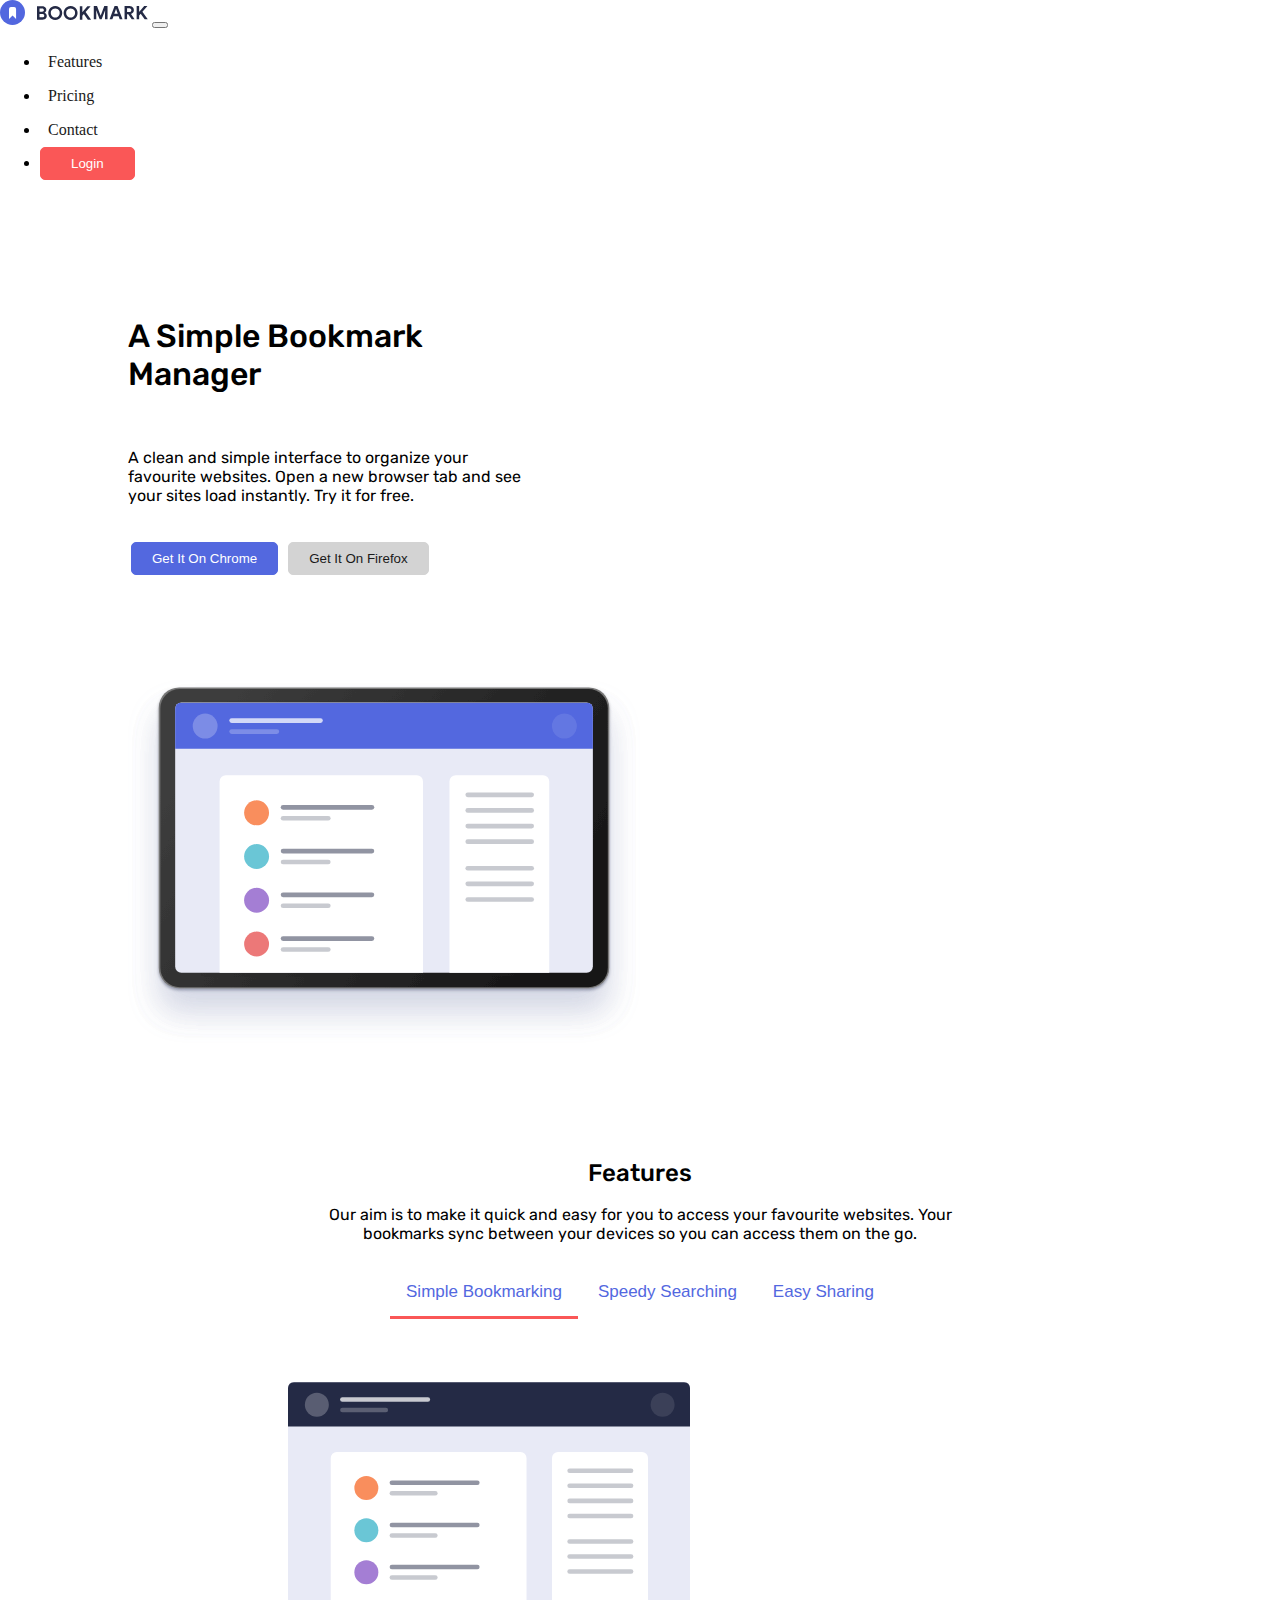
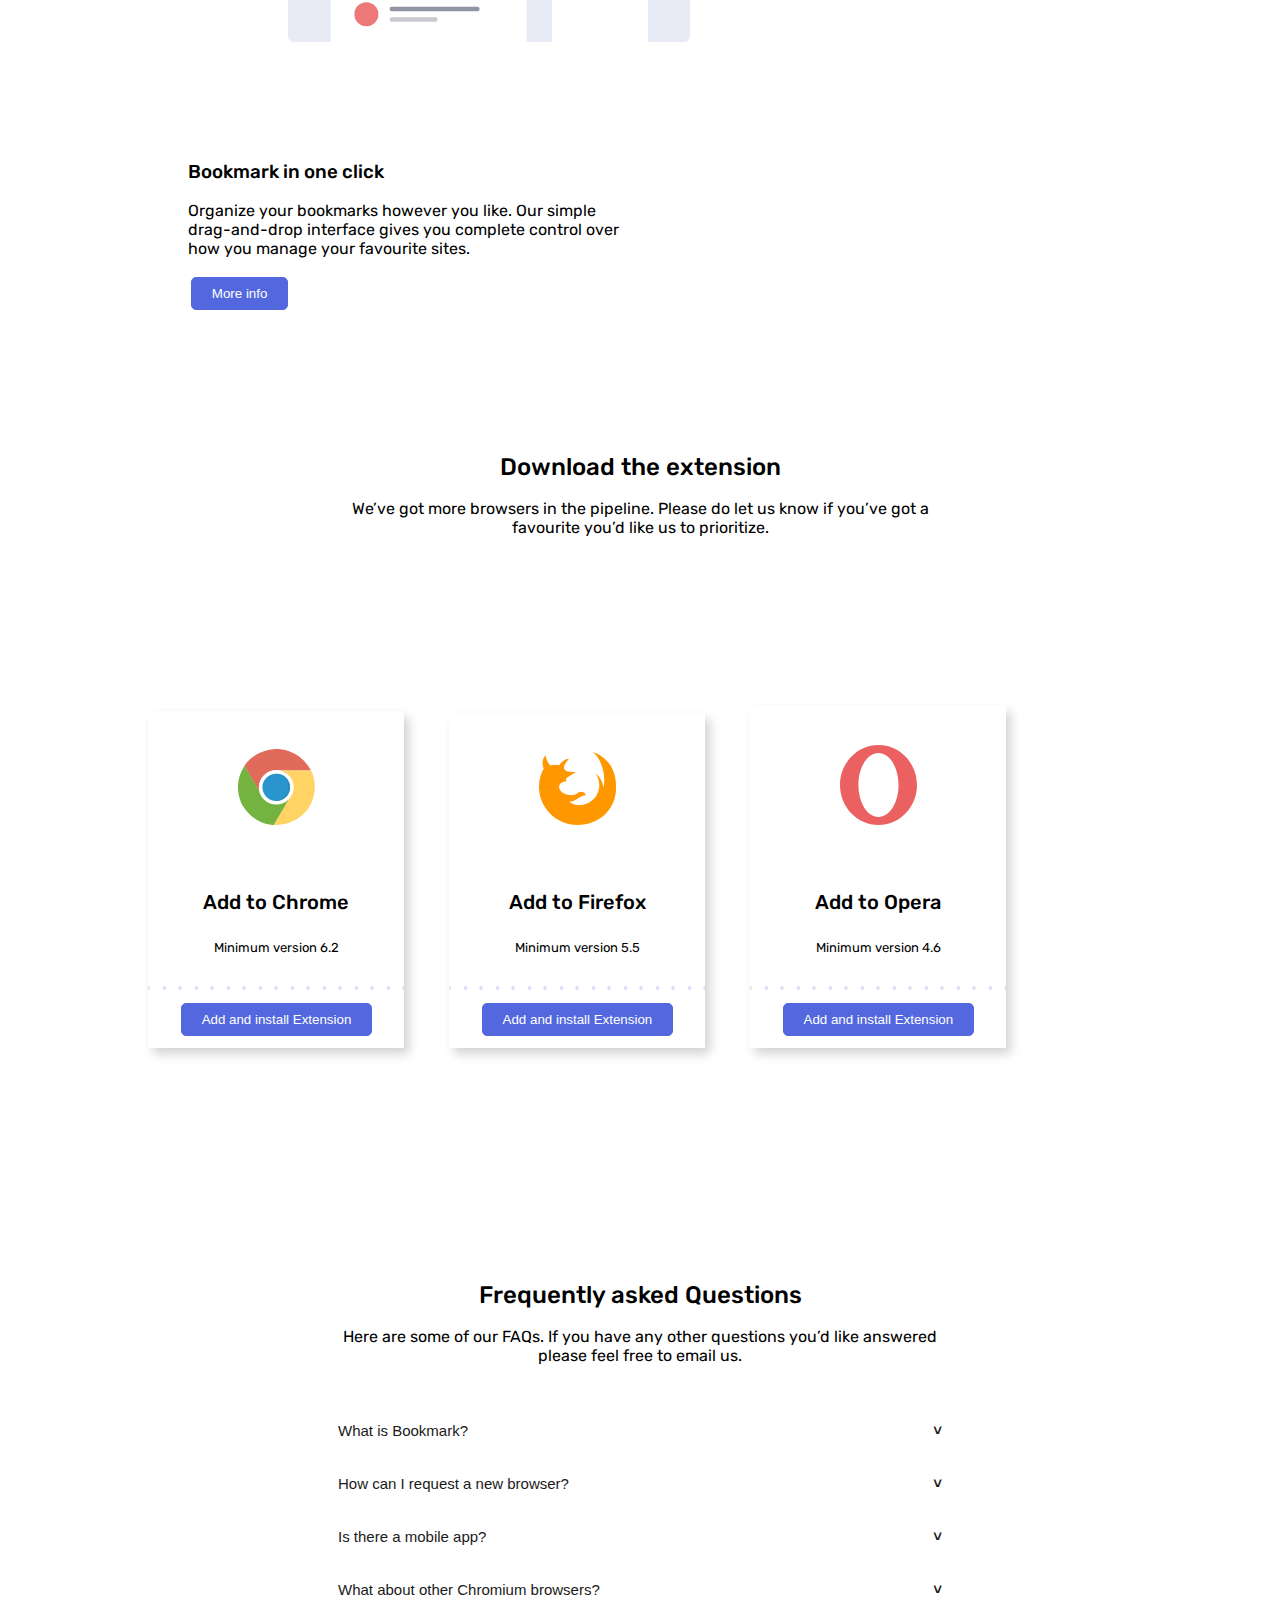
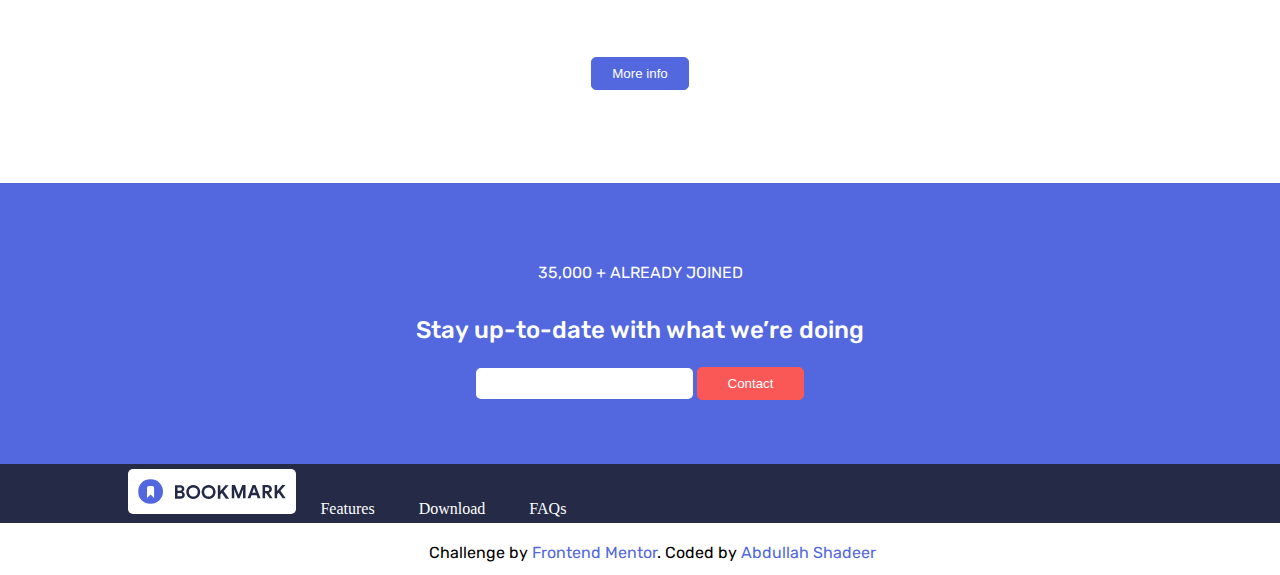
<file: bookmark landing page/index.html>
<!DOCTYPE html lang="en">
<head>
  <meta charset="UTF-8">
  <meta http-equiv="X-UA-Compatible" content="IE=edge">
  <meta name="viewport" content="width=device-width, initial-scale=1.0">
  <title>Bookmark landing page</title>

  <!--google fonts-->
  <link rel="preconnect" href="https://fonts.googleapis.com">
  <link rel="preconnect" href="https://fonts.gstatic.com" crossorigin>
  <link href="https://fonts.googleapis.com/css2?family=Rubik:wght@400;500&display=swap" rel="stylesheet">

  <!--font awesome icons-->
  <link rel="stylesheet" href="https://use.fontawesome.com/releases/v5.15.4/css/all.css" integrity="sha384-DyZ88mC6Up2uqS4h/KRgHuoeGwBcD4Ng9SiP4dIRy0EXTlnuz47vAwmeGwVChigm" crossorigin="anonymous">
  
  <!-- Bootstrap CSS -->
  <link href="https://cdn.jsdelivr.net/npm/bootstrap@5.0.2/dist/css/bootstrap.min.css" rel="stylesheet" integrity="sha384-EVSTQN3/azprG1Anm3QDgpJLIm9Nao0Yz1ztcQTwFspd3yD65VohhpuuCOmLASjC" crossorigin="anonymous"/>
  <!--local css-->
  <link rel="stylesheet" href="css/style.css" />

</head>


<body>

  <!-- **********************  navbar and logo*************************** -->
  <nav class="navbar navbar-expand-lg navbar-light">
    <div class="container fluid">

      <img class="navbar-brand" src="images/logo-bookmark.svg" alt="logo">

      <!--- *********** navbar togler button ************** -->
      <button class="navbar-toggler" data-bs-toggle="collapse" data-bs-target="#menu" aria-controls="menu" aria-expanded="false" aria-label="Toggle navigation">
        <span class="navbar-toggler-icon"></span>
      </button>

      <!--- *********** navbar items ************** -->
      <div class="collapse navbar-collapse" id="menu">
        <ul class="navbar-nav ms-auto">
          <li class="nav-item px-4">
            <a class="my-nav-link" href="#">Features</a>
          </li>
          <li class="nav-item px-4">
            <a class="my-nav-link" href="#">Pricing</a>
          </li>
          <li class="nav-item px-4">
            <a class="my-nav-link" href="#">Contact</a>
          </li>
          <li class="nav-item px-4">
              <button class="btn-red"> Login </button>
          </li>
        </ul>
      </div>
    </div>
  </nav>

  <!--************************************************* header section **************************************-->
  <section id="header">
  <div class="col-container">
  <div class="row">
    <div class="my-col">
      <h1 class="header-txt header-h1">A Simple Bookmark Manager</h1>
      <br>
      <p class="header-txt">A clean and simple interface to organize your favourite websites. Open a new 
        browser tab and see your sites load instantly. Try it for free.</p>
      <br>
      <button class="my-btn-dark"> Get It On Chrome </button>
      <button class="my-btn-light"> Get It On Firefox </button>
    </div>

    <div class="my-col">
      <img class="my-svg" src="images/illustration-hero.svg" alt="">
    </div>
  </div>
  </div>
</section>

  <!--************************************************** middle section **********************************************-->
  <section id="features">
    <h2 class="features-txt">Features</h2>
    <br>
    <p class="features-txt">Our aim is to make it quick and easy for you to access your favourite websites. 
      Your bookmarks sync between your devices so you can access them on the go.
    </p>

    <div class="tab">
      <button class="tablinks" onclick="openFeature(event, 'Simple-Bookmarking')" id="defaultOpen">Simple Bookmarking</button>
      <button class="tablinks" onclick="openFeature(event, 'Speedy-Searching')">Speedy Searching</button>
      <button class="tablinks" onclick="openFeature(event, 'Easy-Sharing')">Easy Sharing</button>
    </div>
    


    <!-- ******** tab one ********* -->

    <div id="Simple-Bookmarking" class="tabcontent">
      <div class="col-container-tab">
      <div class="row">

        <div class="my-col my-col-tab">
          <img class="my-svg-tab" src="images/illustration-features-tab-1.svg" alt="">
        </div>

        <div class="my-col my-col-tab">
          <h3 class="tab-txt">Bookmark in one click</h3>
          <p class="tab-txt">Organize your bookmarks however you like. Our simple drag-and-drop interface 
            gives you complete control over how you manage your favourite sites.
          </p>
        <button class="my-btn-dark"> More info </button>
        </div>

      </div>
    </div>
    </div>
    


    <!--******** tab two *********-->

    <div id="Speedy-Searching" class="tabcontent">
      <div class="col-container-tab">
      <div class="row">

        <div class="my-col my-col-tab">
          <img class="my-svg-tab" src="images/illustration-features-tab-2.svg" alt="">
        </div>

        <div class="my-col my-col-tab">
          <h3 class="tab-txt">Intelligent search</h3>
          <p class="tab-txt">Our powerful search feature will help you find saved sites in no time at all. 
            No need to trawl through all of your bookmarks.
          </p>
        <button class="my-btn-dark"> More info </button>
        </div>
      </div>
      </div> 
    </div>
    


    <!--******* tab three ***********-->

    <div id="Easy-Sharing" class="tabcontent">
      <div class="col-container-tab">
      <div class="row">

        <div class="my-col my-col-tab">
          <img class="my-svg-tab" src="images/illustration-features-tab-3.svg" alt="">
        </div>

        <div class="my-col my-col-tab">
          <h3 class="tab-txt">Share your bookmarks</h3>
          <p class="tab-txt">Easily share your bookmarks and collections with others. Create a shareable 
            link that you can send at the click of a button.
          </p>
        <button class="my-btn-dark"> More info </button>
        </div>
      </div>
      </div>
    </div>

    <!--****** javascript for the tab ******-->
    <script>
      function openFeature(evt, featureName) {
        var i, tabcontent, tablinks;
        tabcontent = document.getElementsByClassName("tabcontent");
        for (i = 0; i < tabcontent.length; i++) {
          tabcontent[i].style.display = "none";
        }
        tablinks = document.getElementsByClassName("tablinks");
        for (i = 0; i < tablinks.length; i++) {
          tablinks[i].className = tablinks[i].className.replace(" active", "");
        }
        document.getElementById(featureName).style.display = "block";
        evt.currentTarget.className += " active";
      }
      document.getElementById("defaultOpen").click();
      </script>

  </section>


  <!--*********************************************** bottom section ***************************************-->

  <section id="download">

    <h2 class="features-txt">  Download the extension </h2>
    <br>
    <p class="features-txt">We’ve got more browsers in the pipeline. Please do let us know if you’ve 
      got a favourite you’d like us to prioritize.
    </p>

    <div class="row cart-container justify-content-center">
      <div class="cart Chrome">
        <img class="my-svg-dwnld" src="images/logo-chrome.svg" alt="">
        <br>
        <h4>Add to Chrome</h4>
        <p>Minimum version 6.2</p>
        <br>
        <img class="my-svg" src="images/bg-dots.svg" alt="">
        <button class="my-btn-dark my-btn-block">
          Add and install Extension
        </button>
      </div>

      <div class="cart firefox">
        <img class="my-svg-dwnld" src="images/logo-firefox.svg" alt="">
        <br>
        <h4>Add to Firefox</h4>
        <p>Minimum version 5.5</p>
        <br>
        <img class="my-svg" src="images/bg-dots.svg" alt="">
        <button class="my-btn-dark my-btn-block">
          Add and install Extension
        </button>
      </div>
      
      <div class="cart opera">
        <img class="my-svg-dwnld" src="images/logo-opera.svg" alt="">
        <br>
        <h4>Add to Opera</h4>
        <p>Minimum version 4.6</p>
        <br>
        <img class="my-svg" src="images/bg-dots.svg" alt="">
        <button class="my-btn-dark my-btn-block">
          Add and install Extension
        </button>
      </div>
    </div>

    </section>



  <!--************************************************ FAQ section ********************************************-->
  <section id="faq">
    <h2 class="features-txt"> Frequently asked Questions </h2>
    <br>
    <p class="features-txt">Here are some of our FAQs. If you have any other questions you’d like 
      answered please feel free to email us.
    </p>


  <!--******** faq vertical tabs**********-->
<div class="faq-container">
  <!--******** question 1 *******-->
  <button class="accordion">What is Bookmark?</button>
    <div class="panel">
      <p>Lorem ipsum dolor sit amet, consectetur adipiscing elit. Fusce tincidunt 
        justo eget ultricies fringilla. Phasellus blandit ipsum quis quam ornare mattis.</p>
    </div>

<!--******** question 2 *******-->
  <button class="accordion">How can I request a new browser?</button>
    <div class="panel">
      <p>Vivamus luctus eros aliquet convallis ultricies. Mauris augue massa, ultricies non ligula. 
        Suspendisse imperdiet. Vivamus luctus eros aliquet convallis ultricies. Mauris augue massa, 
        ultricies non ligula. Suspendisse imperdie tVivamus luctus eros aliquet convallis ultricies. 
        Mauris augue massa, ultricies non ligula. Suspendisse imperdiet.</p>
    </div>

<!--******** question 3 *******-->
  <button class="accordion">Is there a mobile app?</button>
    <div class="panel">
      <p> Sed consectetur quam id neque fermentum accumsan. Praesent luctus vestibulum dolor, ut condimentum 
          urna vulputate eget. Cras in ligula quis est pharetra mattis sit amet pharetra purus. Sed 
          sollicitudin ex et ultricies bibendum.</p>
    </div>

<!--******** question 4 *******-->
  <button class="accordion"> What about other Chromium browsers?</button>
    <div class="panel">
      <p> Integer condimentum ipsum id imperdiet finibus. Vivamus in placerat mi, at euismod 
          dui. Aliquam vitae neque eget nisl gravida pellentesque non ut velit.</p>
    </div>
</div>
<button class="my-btn-dark"> More info </button>

<!--******* java script for faq ***********-->
<script>
var acc = document.getElementsByClassName("accordion");
var i;

for (i = 0; i < acc.length; i++) {
  acc[i].addEventListener("click", function() {
    this.classList.toggle("active");
    var panel = this.nextElementSibling;
    if (panel.style.maxHeight) {
      panel.style.maxHeight = null;
    } else {
      panel.style.maxHeight = panel.scrollHeight + "px";
    } 
  });
}
</script>
</section>


<!--********************************************************* footer section ************************************* -->
<section id="footer">
  <p> 35,000 + ALREADY JOINED</p>
  <br>
  <h2>Stay up-to-date with what we’re doing</h2>
  <input type="email" name="email" id="email">
  <button class="btn-red"> Contact </button>
</section>

<!--********** footer links *************-->
<div id="footer-link-container">
  <div class="link-container">
      <img class="bottom-logo" src="images/logo-bookmark.svg" alt="">
      <a href="#features"> Features </a>
      <a href="#download"> Download </a>
      <a href="#faq"> FAQs </a>
  </div>
  <div class="icon-container">
    <a href="#"> <i class="fab fa-facebook-f social-icon"> </i> </a>
    <a href="#"> <i class="fab fa-twitter social-icon"> </i> </a>
</div>      
</div>

<!--********** copyright and attribution ***********-->
<div id="attribution">
<p class="attribution">
  Challenge by <a href="https://www.frontendmentor.io?ref=challenge" target="_blank">Frontend Mentor</a>. 
  Coded by <a href="#">Abdullah Shadeer</a>
</p>
</div>

<!-- Option 1: Bootstrap Bundle with Popper -->
<script src="https://cdn.jsdelivr.net/npm/bootstrap@5.0.2/dist/js/bootstrap.bundle.min.js"
integrity="sha384-MrcW6ZMFYlzcLA8Nl+NtUVF0sA7MsXsP1UyJoMp4YLEuNSfAP+JcXn/tWtIaxVXM"
crossorigin="anonymous">
</script>

</body>
</html>
</file>
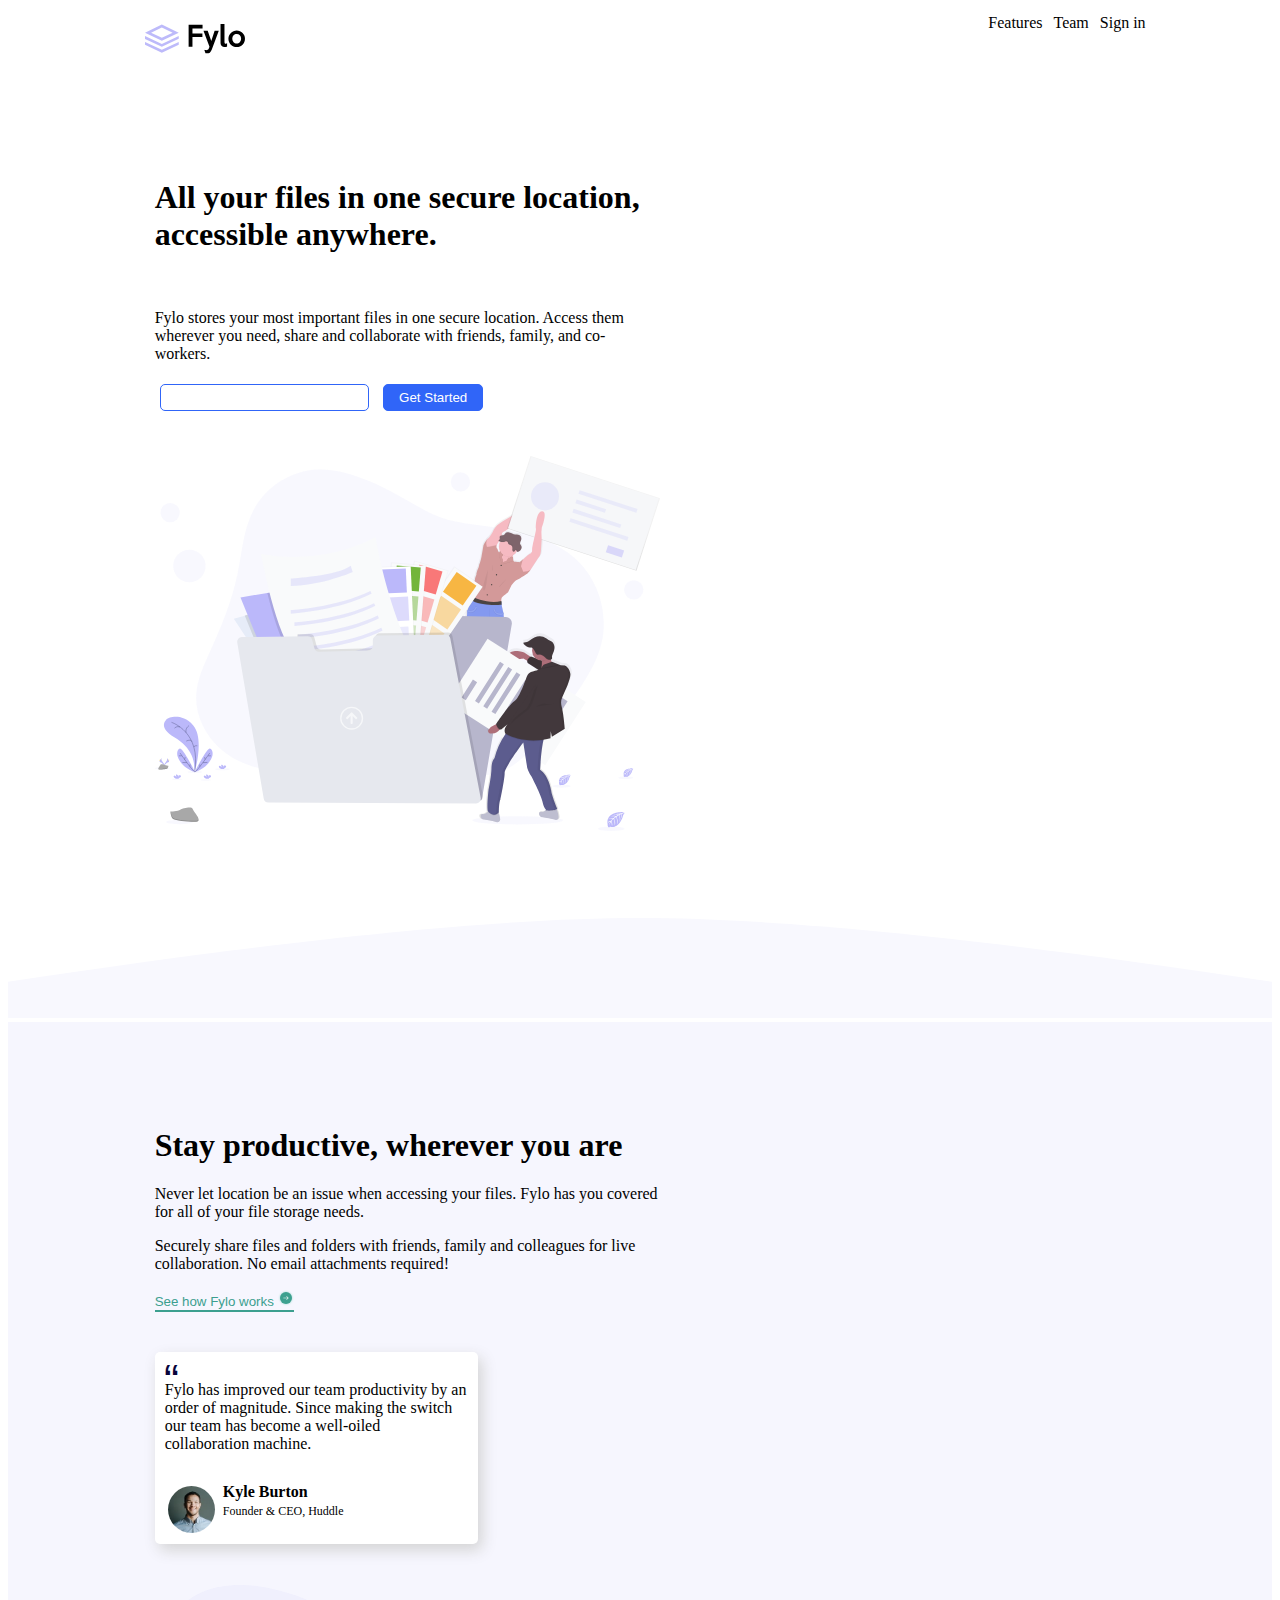
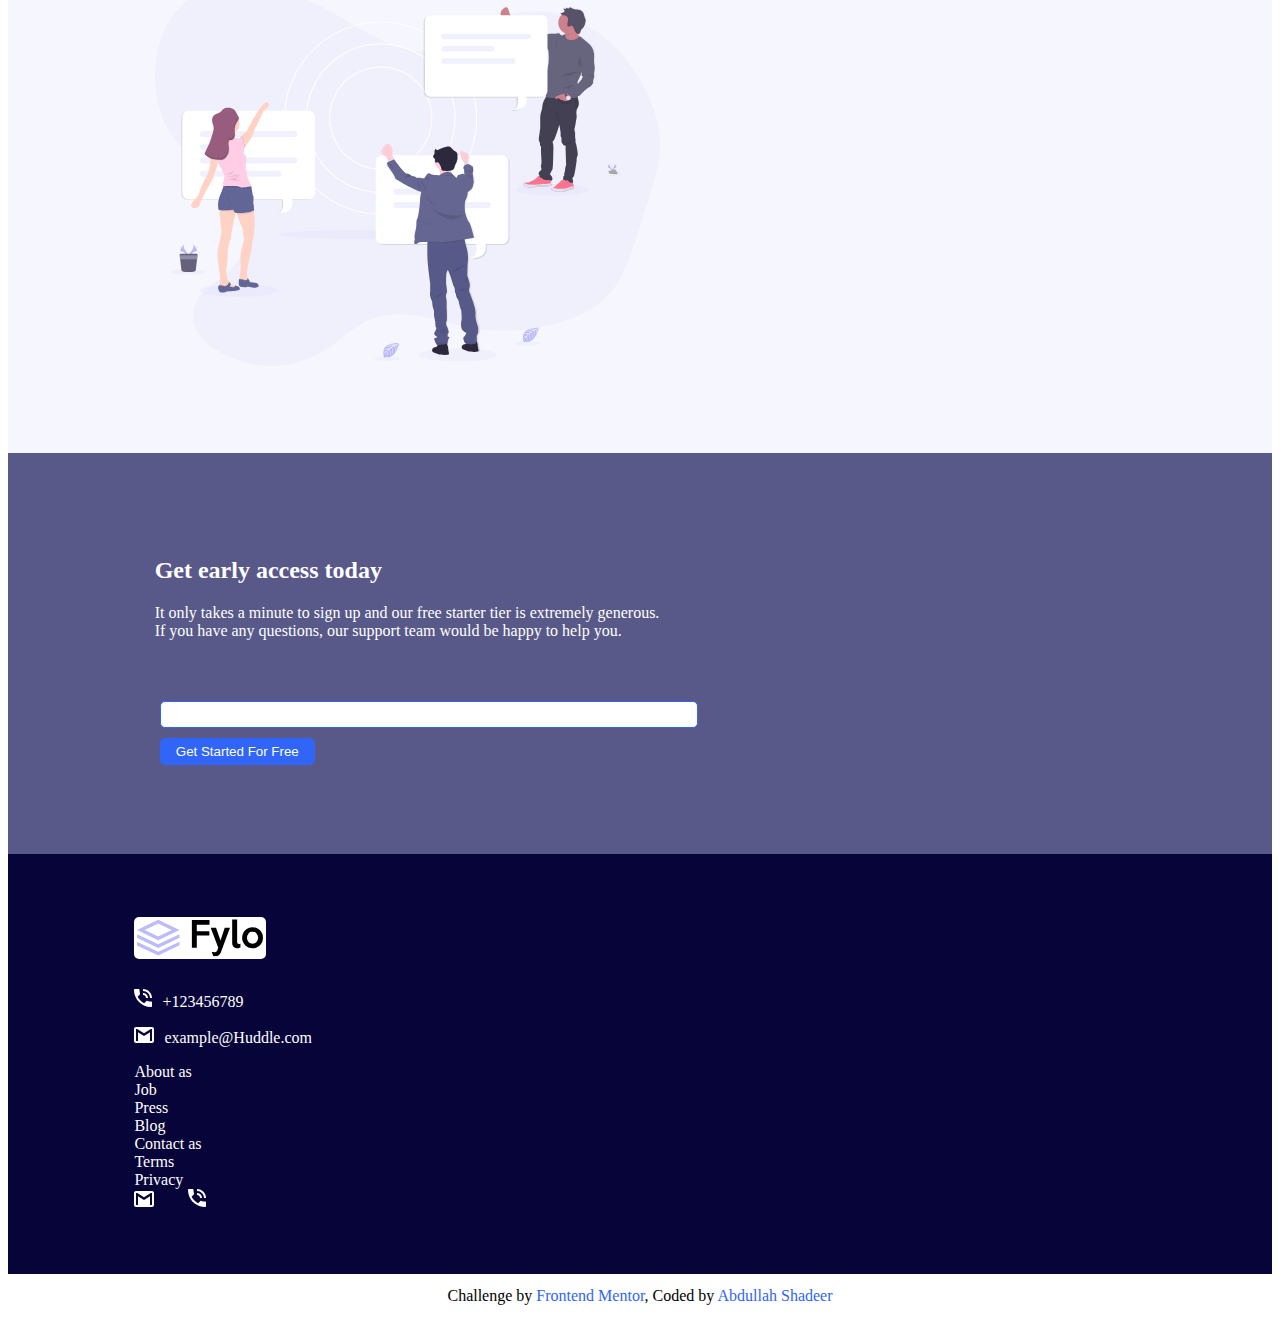
<file: flyo landing page/index.html>
<!DOCTYPE html>
<html lang="en">
<head>
  <meta charset="UTF-8"> 
  <meta name="viewport" content="width=device-width, initial-scale=1.0"> 

  <link rel="icon" type="image/png" sizes="32x32" href="./images/favicon-32x32.png">
  <title>Fylo landing page with two column layout</title>

    <!-- Bootstrap CSS -->
    <link href="https://cdn.jsdelivr.net/npm/bootstrap@5.0.2/dist/css/bootstrap.min.css" rel="stylesheet" integrity="sha384-EVSTQN3/azprG1Anm3QDgpJLIm9Nao0Yz1ztcQTwFspd3yD65VohhpuuCOmLASjC" crossorigin="anonymous"/>
    <!--local css-->
    <link rel="stylesheet" href="css/style.css" />

</head>

<body>
  <!--************************************************** navigation manu *******************************************************-->
<section id="nav">
  <div class="my-navbar">
    <img class="logo" src="images/logo.svg" alt="">
    <div class="link-container">
      <a class="my-nav-link" href=""> Features</a>
      <a class="my-nav-link" href=""> Team</a>
      <a class="my-nav-link" href=""> Sign in</a>
    </div>
    </div>
</section>

<!--*************************** hero section ***************************-->
<section id="hero">
  <div class="row row-hero">
    <div class="my-col">
      <h1>All your files in one secure location, accessible anywhere.</h1>
      <br>
      <p>Fylo stores your most important files in one secure location. 
        Access them wherever you need, share and collaborate with friends, 
        family, and co-workers.</p>
      <input type="email" name="email" id="email">
      <button class="my-btn-primary">Get Started</button>
    </div>

    <div class="my-col">
      <img class="my-svg" src="images/illustration-1.svg" alt="">
    </div>
  </div>
</section>


<!--************************* testimonials *******************************-->
<img class="my-svg" src="images/bg-curve-desktop.svg" alt="">
<section id="testimonials">
  <div class="row">
    <div class="my-col">
      <h1>Stay productive, wherever you are</h1>
      <p>Never let location be an issue when accessing your files. Fylo has you 
        covered for all of your file storage needs.</p>
      <p>Securely share files and folders with friends, family and colleagues for 
        live collaboration. No email attachments required!</p>
      <button class="my-btn-custom1"> See how Fylo works <span><img src="images/icon-arrow.svg" alt=""></span></button>
      
      <div class="testimonial-cart">
        <img src="images/icon-quotes.svg" alt="">
        <p>Fylo has improved our team productivity by an order of magnitude. Since 
          making the switch our team has become a well-oiled collaboration machine.</p>
          <div id="profile">
            <img id="avatar" src="images/avatar-testimonial.jpg" alt="">
            <P><B>Kyle Burton</B> <br> <span class="mini-title"> Founder & CEO, Huddle </span> </P>
          </div>
      </div>
    </div>

    <div class="my-col">
      <img class="my-svg" src="images/illustration-2.svg" alt="">
    </div>
  </div>
</section>


<!--************************* cta section **************************-->
<section id="cta">
<div class="row">
  <div class="my-col">
    <h2> Get early access today</h2>
    <p>It only takes a minute to sign up and our free starter tier is extremely generous. 
      If you have any questions, our support team would be happy to help you.</p>
  </div>

  <div class="my-col">
    <input type="email" name="email" id="email-block">
    <button class="my-btn-primary">Get Started For Free</button>
  </div>
</div>
</section>


<!--************************** footer section *************************-->
<section id="footer">
  <div class="row">
    <div class="my-col-custom">
      <img class="footer-logo" src="images/logo.svg" alt="">
      <p><span class="icon"><img src="images/icon-phone.svg" alt=""></span>+123456789</p>
      <p><span class="icon"><img src="images/icon-email.svg" alt=""></span>example@Huddle.com</p>
    </div>

    <div class="my-col-custom">
      <a href="">About as</a>
      <a href="">Job</a>
      <a href="">Press</a>
      <a href="">Blog</a>
    </div>

    <div class="my-col-custom">
      <a href="">Contact as</a>
      <a href="">Terms</a>
      <a href="">Privacy</a>
    </div>

    <div class="my-col-custom">
      <img src="images/icon-email.svg" alt="">
      <img class="social" src="images/icon-phone.svg" alt="">
    </div>
  </div>
</section>


<!--************************** copyright section *************************-->
  <section id="attribution">
    <p class="attribution">
      Challenge by <a href="https://www.frontendmentor.io?ref=challenge" target="_blank">Frontend Mentor</a>, 
      Coded by <a href="#">Abdullah Shadeer</a>
    </p>
  </section>

<!-- Option 1: Bootstrap Bundle with Popper -->
<script src="https://cdn.jsdelivr.net/npm/bootstrap@5.0.2/dist/js/bootstrap.bundle.min.js"
integrity="sha384-MrcW6ZMFYlzcLA8Nl+NtUVF0sA7MsXsP1UyJoMp4YLEuNSfAP+JcXn/tWtIaxVXM"
crossorigin="anonymous">
</script>
</body>
</html>
</file>
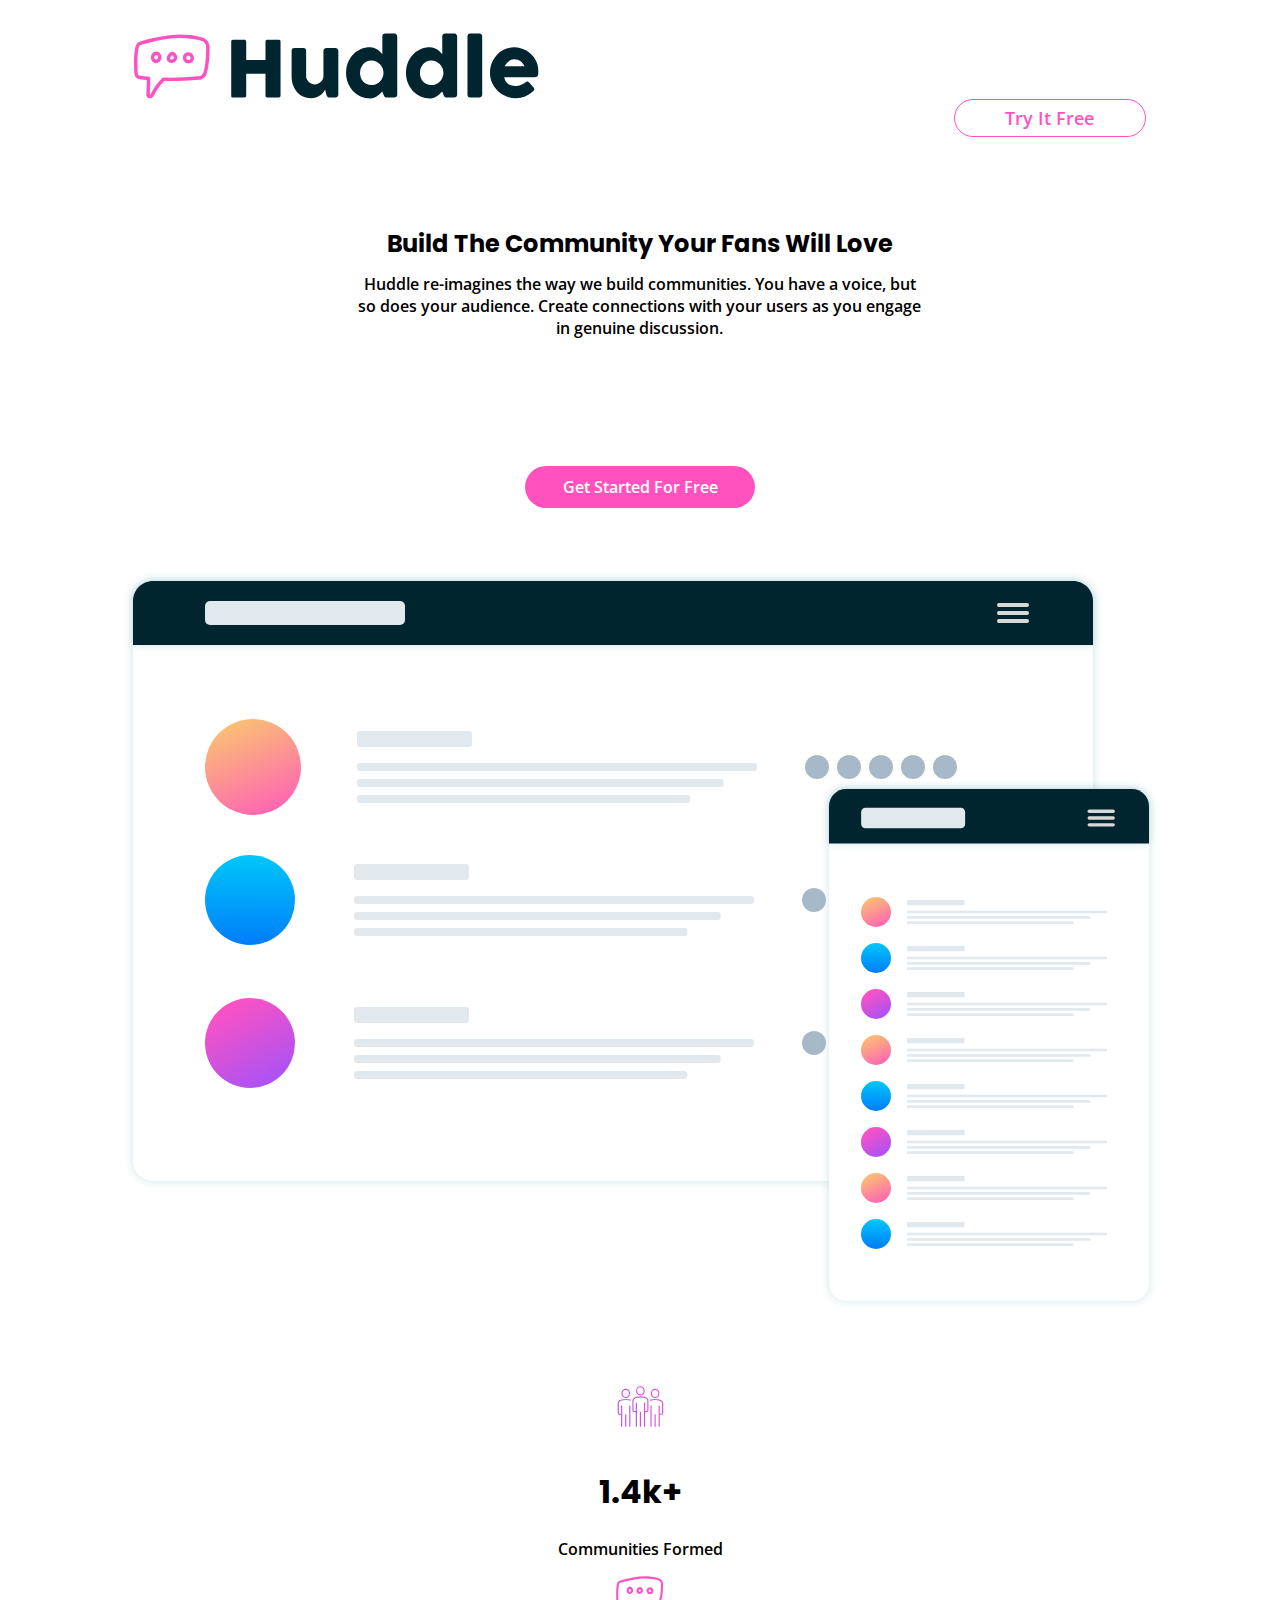
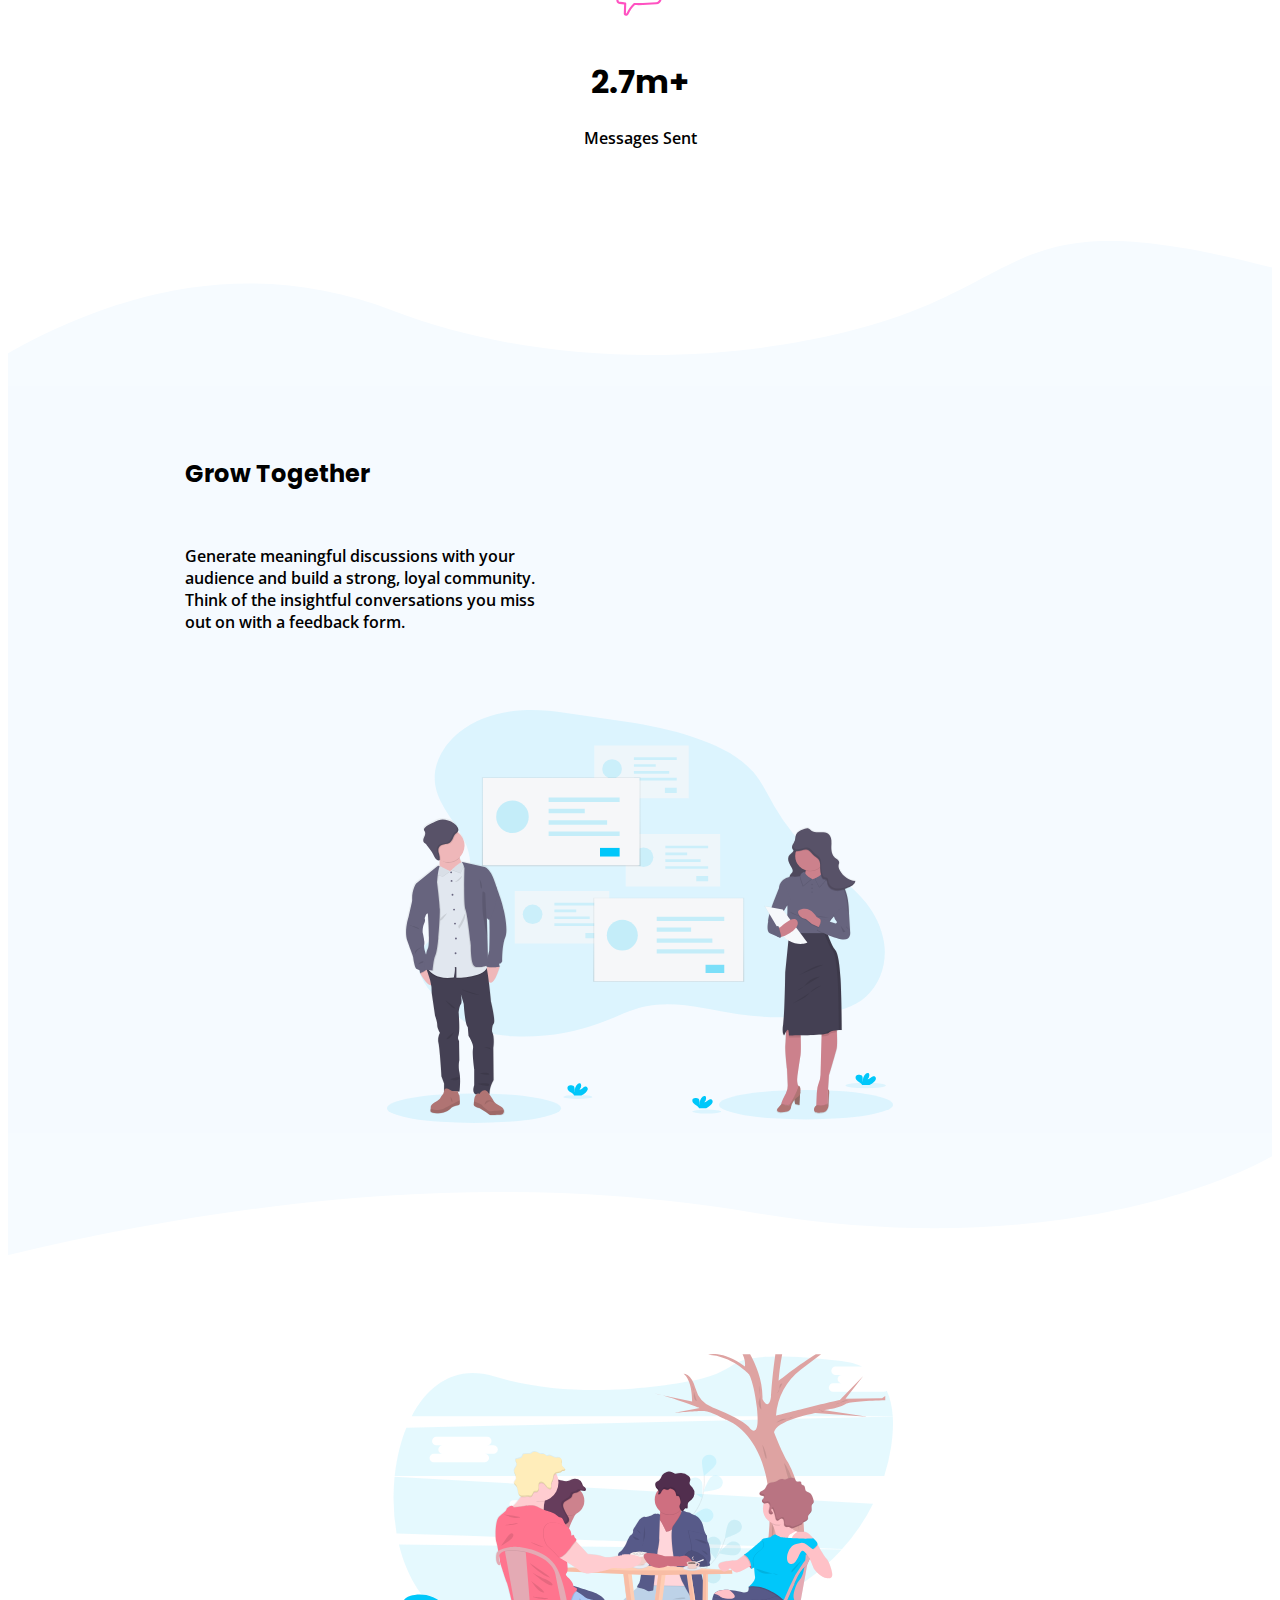
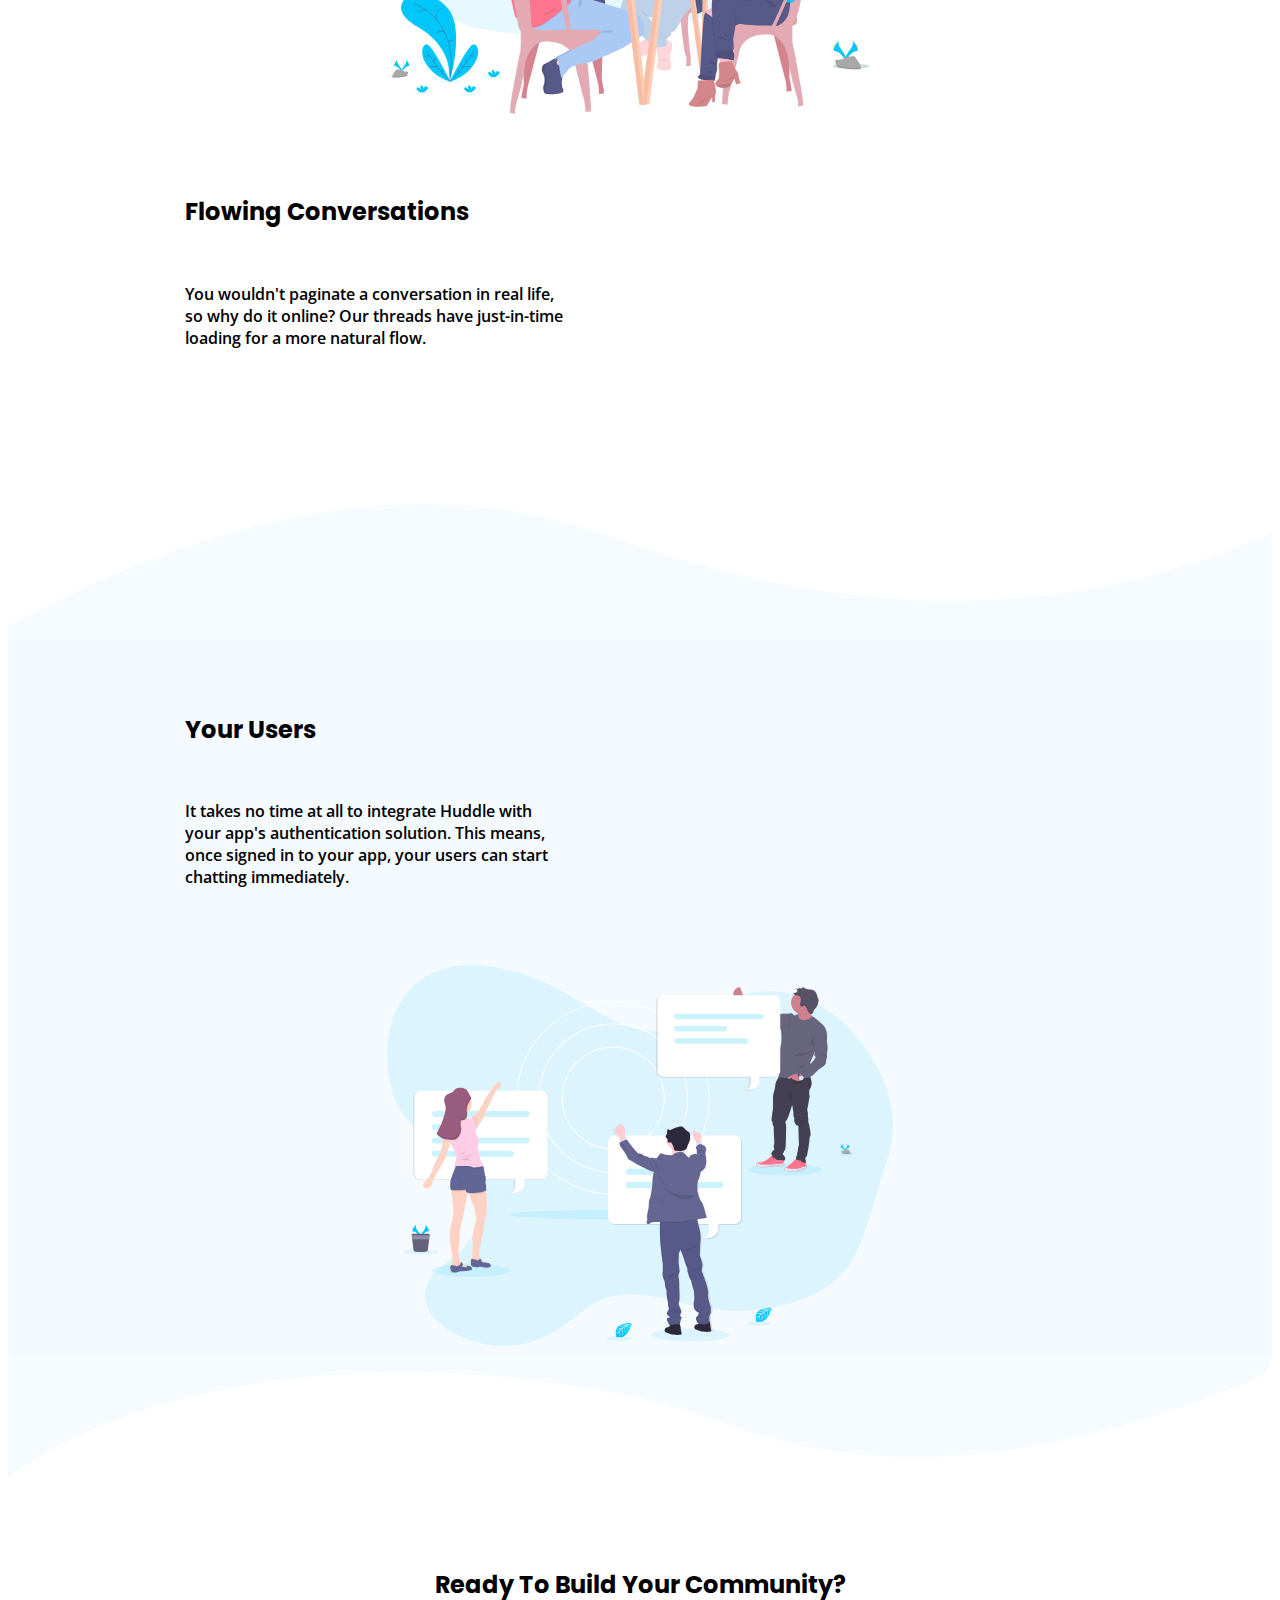
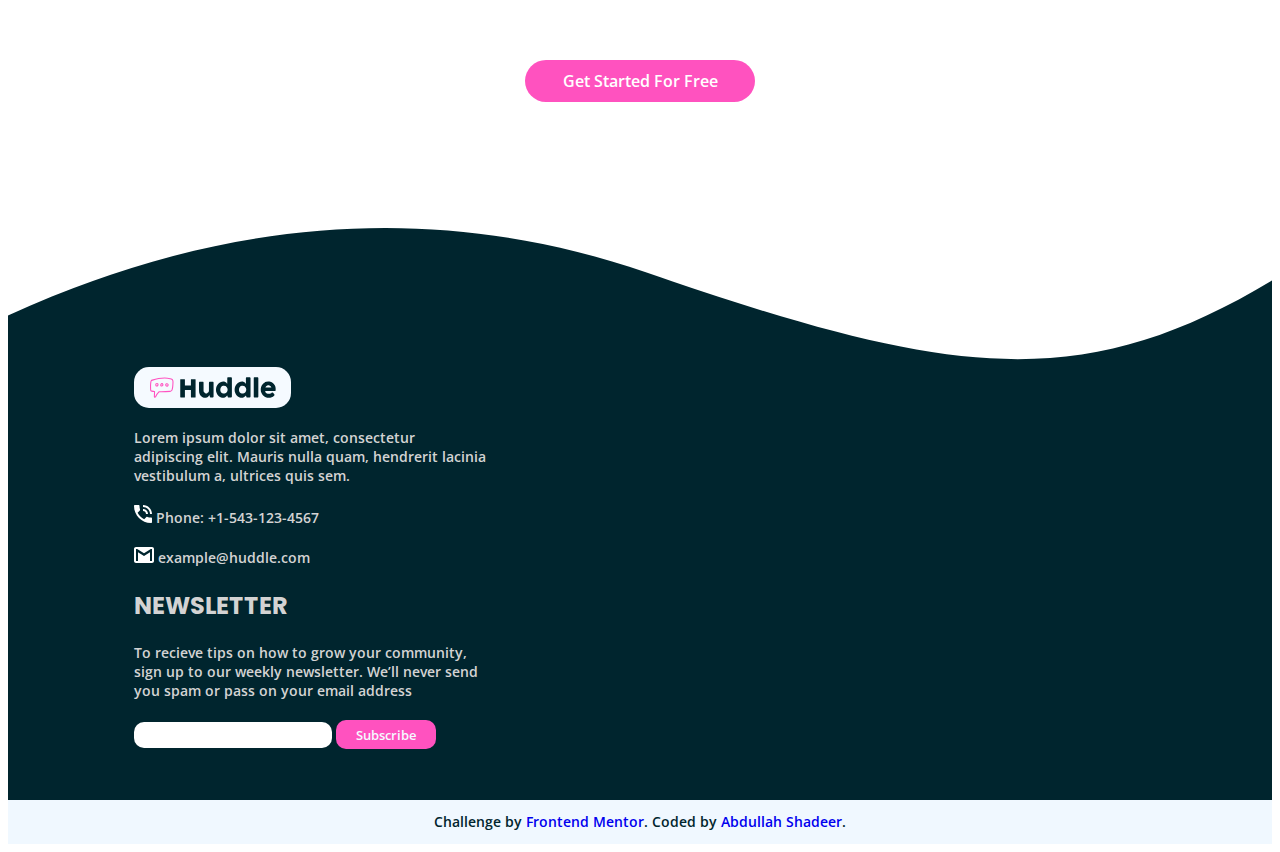
<file: huddle landing page/index.html>
<html lang="en">
<head>
  <!--meta-->
  <meta charset="UTF-8">
  <meta http-equiv="X-UA-Compatible" content="IE=edge">
  <meta name="viewport" content="width=device-width, initial-scale=1.0">
  <!--page title-->
  <title>welcome!</title>
  <!--google fonts-->
  <link rel="preconnect" href="https://fonts.googleapis.com">
  <link rel="preconnect" href="https://fonts.gstatic.com" crossorigin>
  <link href="https://fonts.googleapis.com/css2?family=Open+Sans:wght@400;600;700&family=Poppins:wght@700&display=swap" rel="stylesheet">
  <!--bootstrap and local css-->
  <link href="https://cdn.jsdelivr.net/npm/bootstrap@5.0.2/dist/css/bootstrap.min.css" rel="stylesheet" integrity="sha384-EVSTQN3/azprG1Anm3QDgpJLIm9Nao0Yz1ztcQTwFspd3yD65VohhpuuCOmLASjC" crossorigin="anonymous">
  <link rel="stylesheet" href="css/style.css"/>
</head>
<body>
<!--************** nav area ***************--->
<div class="row nav">
  <div class="col">
    <img class="my-svg logo" src="images/logo.svg" alt="logo">
  </div>
  <div class="col top-btn">
    <button class="button-small-outline">
      Try It Free
    </button>
  </div>
</div>


  <!--*********************************************** top part ****************************************************-->
  <section id="top">

    <!--************ header/title section **************-->
    <div class="header">
      <h2 class="header-h2">
        Build The Community Your Fans Will Love
      </h2>
      <p class="header-p">
        Huddle re-imagines the way we build communities. You have a voice, but so does 
        your audience. Create connections with your users as you engage in genuine discussion.
      </p>
        <button class="button-color-large">
          Get Started For Free
        </button>
    </div>
    <img class="my-svg" src="images/screen-mockups.svg" alt="screen-mockups">

      <!--************** features area ***************-->
      <div class="row features">
        <div class=" col-features">
          <img class="my-svg" src="images/icon-communities.svg" alt="communities">
          <h1 class="features-h1">
            1.4k+
          </h1>
          <p>
            Communities Formed
          </p>
        </div>
        <div class=" col-features">
          <img class="my-svg" src="images/icon-messages.svg" alt="Messages">
          <h1 class="features-h1">
            2.7m+
          </h1>
          <p>
            Messages Sent
          </p>
        </div>
      </div>
  </section>

  <!--*********************************************** middle section **********************************************-->

  <!--****** 1st row *******-->
  <section id="middle">
    <img class="bg-svg" src="images/bg-section-top-desktop-1.svg" alt="">
    <section id="section-bg">
    <div class="row middle-section-row bg-row">
      <div class="text-col col-middle">
        <h2>
          Grow Together
        </h2>
        <br>
        <p class="middle-p">
          Generate meaningful discussions with your audience and build a strong, loyal community. 
          Think of the insightful conversations you miss out on with a feedback form.
        </p>
      </div>
      <div class="img-col col-middle">
        <img class="my-svg" src="images/illustration-grow-together.svg" alt="">
      </div>
    </div>
  </section>
  <img class="bg-svg" src="images/bg-section-bottom-desktop-1.svg" alt="">


    <!--****** 2nd row *******-->
    <div class="row middle-section-row margin-row">
      <div class="img-col col-middle">
        <img class="my-svg" src="images/illustration-flowing-conversation.svg" alt="">
      </div>
      <div class="text-col col-middle">
        <h2>
          Flowing Conversations
        </h2>
        <br>
        <p class="middle-p">
          You wouldn't paginate a conversation in real life, so why do it online? Our threads have 
          just-in-time loading for a more natural flow.
        </p>
      </div>
    </div>


    <!--****** 3rd row *******-->
    <img class="bg-svg" src="images/bg-section-top-desktop-2.svg" alt="">
    <section id="section-bg">
    <div class="row middle-section-row bg-row">
      <div class="text-col col-middle">
        <h2>
          Your Users
        </h2>
        <br>
        <p class="middle-p">
          It takes no time at all to integrate Huddle with your app's authentication solution. This means, 
          once signed in to your app, your users can start chatting immediately.
        </p>
      </div>
      <div class="img-col col-middle">
        <img class="my-svg" src="images/illustration-your-users.svg" alt="">
      </div>
    </div>
  </section>
  <img class="bg-svg" src="images/bg-section-bottom-desktop-2.svg" alt="">


    <!--****** call to action *******-->
    <h2 class="cta-h2">
      Ready To Build Your Community?
    </h2>
      <button class="button-color-large btn-bottom">
        Get Started For Free
      </button>
  </section>

  <!--***************************************************** footer section *********************************************************-->
  <img class="bg-footer" src="images/bg-footer-top-desktop.svg" alt="">
  <section id="footer">
    <div class="row">
      <div class="col-middle">
          <img class="my-svg footer-logo" src="images/logo.svg" alt="logo">
        <p class="footer-p footer-p-1">
          Lorem ipsum dolor sit amet, consectetur adipiscing elit. Mauris nulla quam, hendrerit lacinia 
          vestibulum a, ultrices quis sem.
        </p>
        <p class="footer-p">
          <span><img class="my-svg" src="images/icon-phone.svg" alt="Phone"></span>
          Phone: +1-543-123-4567
        </p>
        <p class="footer-p">
          <span><img class="my-svg" src="images/icon-email.svg" alt="email"></span>
          example@huddle.com
        </p>
      </div>

      <div class="col-middle">
        <h2 class="footer-h2">
          NEWSLETTER
        </h2>
        <p class="footer-p footer-p-2">
        To recieve tips on how to grow your community, sign up to our weekly newsletter. We’ll never 
        send you spam or pass on your email address
        </p>
        <input type="email" name="email" id="email">
          <button class="btn-subscribe">
            Subscribe
          </button>
      </div>
    </div>

    <!--********* copyright area **************-->
    <footer>
      <p class="attribution">
        Challenge by <a href="https://www.frontendmentor.io?ref=challenge" target="_blank">Frontend Mentor</a>. 
        Coded by <a href="#">Abdullah Shadeer</a>.
      </p>
    </footer>
  </section>

<!-- ******* bootstrap 5 javascript  ******* -->
<script src="https://cdn.jsdelivr.net/npm/bootstrap@5.0.2/dist/js/bootstrap.bundle.min.js" integrity="sha384-MrcW6ZMFYlzcLA8Nl+NtUVF0sA7MsXsP1UyJoMp4YLEuNSfAP+JcXn/tWtIaxVXM" crossorigin="anonymous"></script>

</body>
</html>
</file>
<file: bookmark landing page/css/style.css>
/******************* standard devices ********************/

/********** global ***********/
body{
    margin: 0;
}
h1, h2, h3, h4 {
    font-family: 'Rubik', sans-serif;
    font-weight: 500;
}
p {
    font-family: 'Rubik', sans-serif;
    font-weight: 400;
}
.my-svg{
    width: 100%;
}



/******* navigation manu ********/
.btn-red {
    color: white;
    background-color: hsl(0, 94%, 66%);
    border: 1px solid hsl(0, 94%, 66%);
    border-radius: 5px;
    padding: 8px 30px;
}
.btn-red:hover{
    background-color: white;
    color: hsl(0, 94%, 66%);
    border: 1px solid hsl(0, 94%, 66%);
}
.my-nav-link{
    display: block;
    text-decoration: none;
    padding: 8px;
    color: #1a1a1a;
}
.my-nav-link:hover{
    color: hsl(0, 94%, 66%);
}


/****** header section ********/
.col-container{
    width: 80%;
    margin: 5% auto auto;
}
.my-col{
    display: inline-block;
    position: relative;
    width: 50%;
    padding: 5% 0;
}
.header-txt{
    width: 80%;
}
.my-btn-dark {
    color: white;
    background-color: hsl(231, 69%, 60%);
    border: 1px solid hsl(231, 69%, 60%);
    border-radius: 5px;
    padding: 8px 20px;
    margin: 3px;
}
.my-btn-light {
    color: #1a1a1a;
    background-color: lightgray;
    border: 1px solid lightgray;
    border-radius: 5px;
    padding: 8px 20px;
    margin: 3px;    
}
.my-btn-dark:hover {
    background-color: white;
    color: hsl(231, 69%, 60%);
}
.my-btn-light:hover {
    background-color: white;
    color: #1a1a1a;
    border-color: #1a1a1a;
}


/* middle section */

#features{
    margin: 5% auto 7%;
}
.features-txt{
    text-align: center;
    width: 50%;
    margin: 0 auto;
}
.tab {
    margin-top: 2%;
    overflow: hidden;
    text-align: center;
}
.tab button {
    background-color: white;
    color: hsl(231, 69%, 60%);
    border: none;
    cursor: pointer;
    padding: 14px 16px;
    transition: 0.3s;
    font-size: 17px;
    font-weight: 500;
}
.tab button:hover {
    color: hsl(0, 94%, 66%);
}
.tab button.active {
    border-bottom: 3px solid hsl(0, 94%, 66%);
}
.col-container-tab{
    width: 80%;
    margin: 1% auto 0;
}
.my-col-tab{
    padding: 5%;
}  
.my-svg-tab{
    width: 80%;
    float: right;
}
.tab-txt {
    width: 90%;
}
  .tabcontent {
    display: none;
    padding: 0 12px;
  }



/******** donwload section **********/
.cart-container{
    width: 80%;
    margin: 2% auto;
}
.cart{
    display: inline-block;
    width: 25%;
    text-align: center;
    box-shadow: 5px 6px 10px lightgray;
    margin: 2%;
}
.my-svg-dwnld {
    width: 30%;
    margin: 15%;
}
.my-btn-block{
    margin: 5% auto;
}
.Chrome {
    margin-bottom: 14%;
}
.firefox {
    margin-bottom: 7%;
    margin-top: 7%;
}
.opera {
    margin-top: 14%;
}
h4 {
    font-size: 20px;
}
.cart p {
    font-size: 13px;
}


/******** FAQs Section **********/
#faq {
    margin: 7% auto;
    text-align: center;
}
.faq-container{
    width: 50%;
    margin: 3% auto;
}
.accordion {
    background-color: white;
    color: #1a1a1a;
    cursor: pointer;
    padding: 18px;
    border: none;
    width: 100%;
    text-align: left;
    outline: none;
    font-size: 15px;
    transition: 0.4s;
  }
  
  .active, .accordion:hover {
    color:hsl(0, 94%, 66%);
  }
  
  .accordion:after {
    content: '\02c5';
    color: #1a1a1a;
    font-weight: bold;
    float: right;
    margin-left: 5px;
  }
  
  #faq .active:after {
    content: "\02c4";
    color: hsl(0, 94%, 66%);
  }
  
  .panel {
    padding: 0 18px;
    background-color: white;
    color: hsl(231, 69%, 60%);
    max-height: 0;
    overflow: hidden;
    transition: max-height 0.2s ease-out;
    text-align: left;
  }
 


/********** footer section **********/
#footer h2{
    width: 40%;
    margin: 0 auto 2%;
}
#footer {
    background-color: hsl(231, 69%, 60%);
    color: white;
    text-align: center;
    padding: 5%;
}
#footer input{
    padding: 8px 20px;
    border: none;
    border-radius: 5px;
}
#footer-link-container{
    padding: 5px 0 0;
    background-color: hsl(229, 31%, 21%);
}
.link-container{
    width: 80%;
    margin: 0 auto;
}
#footer-link-container a{
    text-decoration: none;
    color: white;
    margin: 0 20px;
}
.bottom-logo{
    background-color: white;
    padding: 1%;
    border-radius: 5px;
}
#footer-link-container a:hover{
    color: hsl(0, 94%, 66%);
}

.icon-container{
    background-color: white;
    text-align: center;
    padding: 10px 0;
    margin-top: 5px;

}
.social-icon{
    color: hsl(229, 31%, 21%);
}
.social-icon:hover{
    color: hsl(0, 94%, 66%);
}



#attribution{
    display: block;
    width: 100%;
    text-align: center;
    padding: 1%;
    padding-top: 0;
}
.attribution{
    margin: 0;
}
.attribution a{
    text-decoration: none;
    color: hsl(231, 69%, 60%);
}
.attribution a:hover{
    color: hsl(0, 94%, 66%);
}
#mobile-links{
    display: none;
}




/**************** mobile devices ****************/
/************************************************/

@media only screen and (max-width:576px) {
    .my-col {
        display: block;
        position: relative;
        width: 100%;
    }
    #header {
        text-align: center;
    }
    .header-h1{
        width: 100%;
    }
    .header-txt{
        margin: 0 auto;
    }
    .features-txt{
        width: 80%;
        margin: 0 auto;
    }
    #features{
        margin-bottom: 15%;
        background-color:aliceblue;
        padding: 10% 0 6%;
    }
    .tab button{
            background-color:aliceblue;
    }
    .cart{
        display: block;
        position: relative;
        width: 75%;
    }
    #faq{
        margin-top: 15%;
        background-color:aliceblue;
        padding: 10% 0 15%;
        margin-bottom:0;
    }
    .panel{
    background-color:aliceblue;
    }
    .accordion {
    background-color: aliceblue;
    }
    .faq-container{
        width: 80%;
    }
    #footer p{
        margin-top: 10%;
    }
    #footer h2{
        width: 80%;
        margin-bottom: 5%;
    }
    #footer input{
        display: block;
        position: relative;
        width: auto;
        margin: 0 auto;
        margin-bottom: 5%;
    }
    #footer button{
        margin-bottom: 10%;
    }
    #footer-link-container{
        text-align: center;
    }
    .attribution{
        font-size: 12px;
    }
}




/************ medium devices *************/
@media only screen and (min-width:577px) and (max-width:960px) {
    .header-txt{
        width: 100%;
    }
    .features-txt{
        width: 80%;
    }
    .col-container-tab{
        width: 80%;
        margin: 1% auto 0;
    }
    .my-col-tab{
        padding: 2%;
        padding-top: 5%;
    }  
    .my-svg-tab{
        width: 100%;
        float: right;
    }
    .tab-txt {
        width: 100%;
    }
    #download{
        margin-top: 15%;
    }
    .cart{
        display: inline-block;
        position: relative;
        width: 45%;
    }
    .Chrome {
        margin-top: 10px;
        margin-bottom: 0;
    }
    .firefox {
        margin-bottom: 0;
        margin-top: 10px;
    }
    .opera {
        margin-top: 10px;
    }
    #faq{
        margin-top: 15%;
    }
    .faq-container{
        width: 70%;
    }
    #footer h2{
        width: 80%;
        margin: 0 auto 5%;
    }
    #footer{
        padding-bottom: 10%;
    }
}
</file>
<file: flyo landing page/css/style.css>
/************************* global ****************************/
.my-svg{
    width: 100%;
}
section{
    padding: 5% 0;
}

/************************* nav manu ****************************/
#nav{
    padding: .5% 0;
}
.my-navbar{
    width: 80%;
    margin: 0 auto;
}
.logo{
    width:100px;
    padding: 1%;
    background-color: white;
    border-radius: 5px;
}
.link-container{
    float: right;
}
.my-nav-link{
    text-align: right;
    text-decoration: none;
    color: black;
    margin-left: 7px;
}
.my-nav-link:hover{
    color: hsl(224, 93%, 58%);
}

/************************* hero section ************************/
.row{
    width: 80%;
    margin: 0 auto;
}
.my-col{
    display: inline-block;
    position: relative;
    width: 50%;
    padding: 2%;
}
input{
    padding: 1% 3%;
    border: 1px solid hsl(224, 93%, 58%);
    border-radius: 5px;
    margin: 5px;
}

.my-btn-primary{
    background-color: hsl(224, 93%, 58%);
    color: white;
    border: 1px solid hsl(224, 93%, 58%);
    border-radius: 5px;
    padding: 1% 3%;
    margin: 5px;
}
.my-btn-primary:hover{
    background-color: hsl(224, 83%, 68%);
}



/*********************** testimonial ****************/
#testimonials{
    background-color: hsl(240, 75%, 98%);
    color: black;
}
.my-btn-custom1{
    background-color: hsl(240, 75%, 98%);
    color: hsl(170, 45%, 43%);
    border: none;
    padding-left: 0;
    padding-right: 0;
    border-bottom: 2px solid hsl(170, 45%, 43%);
}
.my-btn-custom1:hover{
    color: hsl(170, 25%, 73%);
    border-color: hsl(170, 25%, 73%);
}
.testimonial-cart{
    padding: 2%;
    margin-top: 40px;
    width: 60%;
    border-radius: 5px;
    background-color: white;
    box-shadow: 4px 6px 15px lightgray;
}
.testimonial-cart p{
    margin: 0;
}
#avatar{
    width: 47px;
    border: none;
    border-radius: 50%;
    float: left;
    margin-right: 5px;
    padding: 1%;
}
#profile{
    padding: 10% 0 5%;
}
#profile p{
    display: inline-block;
}
.mini-title{
    font-size: 12px;
}



/****************** cta section *****************/
#cta{
    background-color: hsl(238, 22%, 44%);
    color: white;
}
#email-block{
    display: block;
    width: 100%;
}



/***************** footer section ****************/
#footer{
    background-color: hsl(243, 87%, 12%);
    color: white;
}
.my-col-custom{
    width: 25%;
}
.footer-logo{
    background-color: white;
    padding: 1%;
    border-radius: 5px;
    width: 50%;
    margin-bottom: 10px;
}
.icon{
    margin-right: 10px;
}
.my-col-custom a{
    display: block;
    text-decoration: none;
    color: white;
}
.my-col-custom a:hover{
    color: hsl(224, 83%, 68%);
}
.social{
    margin: 0 30px;
}
.my-col-custom img:hover{
    padding: 3%;
    background-color: hsl(224, 83%, 68%);
    border-radius: 5px;
    cursor: pointer;
}

#attribution {
    background-color: white;
    color: black;
    padding: 1%;
}
.attribution{
    margin: 0;
    text-align: center;
}
.attribution a{
    text-decoration: none;
    color: hsl(224, 93%, 58%);
}
.attribution a:hover{
    color: hsl(224, 83%, 68%);
}



/******************** mobile *********************/
/*************************************************/
@media only screen and (max-width:576px) {
    /****** mobile global ******/
    section{
        padding: 10% 0;
    }
    h1{
        font-size: 22px;
    }
    p{
        font-size: 13px;
    }
    .my-col{
        display: block;
        width: 100%;
    }
    input{
        display: block;
        width: 80%;
        margin: 5px auto;
        padding: 3% 3%;
        font-size: 13px;
    }
    .my-btn-primary{
        display: block;
        font-size: 13px;
        width: 80%;
        padding: 3% 3%;
        margin: 5px auto;
    }


    /****** nav and hero section *******/
    #nav{
        padding: 5% 0;
    }
    .logo{
        width: 70px;
    }
    .my-nav-link{
        font-size: 13px;
    }
    .row-hero{
        text-align: center;
    }
    .row-hero h1{
        font-weight: bold;
    }


    /****** testimonials ********/
    #testimonials h1{
        font-size: 18px;
        margin-bottom: 5%;
    }
    .my-btn-custom1{
        font-size: 13px;
    }
    .testimonial-cart{
        width: 100%;
    }


    /******* cta section *******/
    #cta h2{
        font-size: 18px;
        text-align: center;
        margin-bottom: 5%;
    }
    #email-block{
        width: 80%;
    }


    /******* footer section *******/
    #footer .row{
        width: 95%;
    }
    .my-col-custom{
        width: 50%;
    }
    .my-col-custom p{
        margin-bottom: 0;
        margin: 5px 0;
    }
    .my-col-custom a{
        font-size: 13px;
        margin: 5px 0;
    }
    .my-col-custom img{
        width: 10px;
    }
    .social{
        margin: 0 10px;
    }
    .my-col-custom .footer-logo{
        width: 70px;
    }


    /****** attribution *******/
    .attribution{
        font-size: 12px;
    }
}


/****** extra small screens *******/
@media only screen and (max-width:300px){
    .my-col-custom{
        width: 100%;
    }
}
</file>
<file: huddle landing page/css/style.css>
/******************* Large Devices *******************/
/*###################################################*/


/*global*/
h1, h2{
    font-family: 'Poppins', sans-serif;
    font-weight: 700;
}
p{
    font-family: 'Open Sans', sans-serif;
    font-weight: 600;
}

/*to make svg responsive*/
.my-svg{
    max-width:100%;
}

/*while 100% width the raw class produce unnecessory margins from left and right*/
.row{
    width: 80%;
    margin: 0 auto;
}


/*navigation area*/
.nav{
    padding: 2% 0;
}

.button-small-outline{
    position: relative;
    background-color: white;
    color: hsl(322, 100%, 66%);
    border: 1px solid hsl(322, 100%, 66%);
    border-radius: 20px;
    padding: 0.6% 5%;
    font-size: 1.1em;
    font-family: 'open sans', sans-serif;
    font-weight: 600;
}
.button-small-outline:hover{
    color: hsl(321, 100%, 78%);
    border-color: hsl(321, 100%, 78%);
}
.top-btn{
    text-align: right;
}


/*header section*/
#top{
    text-align: center;
}
.header{
    text-align: center;
    padding: 5% 0 5%;
}
.header-h2{
    width: 80%;
    margin: 0 auto;
}
.header-p{
    font-weight: 600;
    width: 45%;
    margin: 1% auto;
}
.button-color-large{
    background-color: hsl(322, 100%, 66%);
    color: white;
    padding: 0.85% 3.5%;
    margin-top: 3%;
    border: none;
    border-radius: 30px;
    font-size: 1.2em;
    font-family: 'open sans', sans-serif;
    font-weight: 600;
}
.button-color-large:hover{
    background-color: hsl(321, 100%, 78%);
}


/*features ares*/
.features{
    padding: 6% 0;
}
.features-h1{
    padding-top: 2%;
}
.col-features{
    display: inline;
    position: relative;
    width: 50%;

}

/*middle section*/
#middle{
    text-align: center;
}
#section-bg{
    background-color: hsl(207, 100%, 98%);
}
.bg-svg{
    position: relative;
    width: 100%;
}
.middle-section-row{
    text-align: left;
}
.margin-row{
    margin-top: 7%;
    margin-bottom: 7%;
}
.text-col{
    padding:5%;
}
.col-middle{
    position: relative;
    display: block;
    width: 50%;
}
.middle-p{
    width: 75%;
}
.img-col{
    margin: auto;
    padding: 10px;
}
.cta-h2{
    margin-top: 6%;
}
.btn-bottom{
    margin-top: 3%;
    margin-bottom: 5%;
}

/*footer section*/
.bg-footer{
    position: relative;
    width: 100%;
    margin-top: 5%;
}
#footer{
    background-color: hsl(192, 100%, 9%);
    color: lightgray;
}
.footer-logo{
    background-color: hsl(207, 100%, 98%);
    padding: 2% 3%;
    width: 26%;
    border-radius: 15px;
}
.footer-h2{
    font-size: 1.6em;
}
.footer-p{
    width: 70%;
    margin: 4% 0;
}
#email{
    border: none;
    border-radius: 10px;
    padding: 1.1% 2%;
}
.btn-subscribe{
    background-color: hsl(322, 100%, 66%);
    color: hsl(207, 100%, 98%);
    border: none;
    border-radius: 10px;
    padding: 1.1% 4%;
    font-family: 'open sans', sans-serif;
    font-weight: 600;
}
.btn-subscribe:hover{
    background-color: hsl(321, 100%, 78%);
}


/*copyright area*/
footer{
    margin-top: 4%;
    background-color: aliceblue;
}
.attribution{
    color:hsl(192, 100%, 9%);
    text-align: center;
    font-size: 1em;
    font-weight: 600;
    margin: 0;
    padding: 1% 0;
}
a{
    text-decoration: none;
}
a:hover{
    color: black;
}



/***************** Mobile Devices ******************/
/*#################################################*/
@media only screen and (max-width:576px) {
    h1{
        font-size: 1.5em;
    }
    h2{
        font-size: 1.2em;
    }
    p{
        font-size: 0.7em;
    }
    .nav{
        width: 90%;
        padding-top: 5%;
    }
    .logo{
        width: 70%
    }
    .button-small-outline{
        border-radius: 15px;
        padding: 0.6% 6%;
        font-size: 0.9em;
        font-weight: 400;   
    }
    .header{
        margin: 10% auto 0;
        width: 80%;
    }
    .header-p{
        width: 100%;
        margin: 7% 0 15%;
        font-weight: 400;
        font-size: 14px;
    }
    .button-color-large{
        font-size: 0.9em;
        padding: 1.9% 5%;
        margin-bottom: 7%;
    }
    .col-features{
        display: block;
        width: 100%;
    }
    .col-middle{
        position: relative;
        display: block;
        width: 100%;
        text-align: center;
    }
    .middle-p{
        width: 90%;
        margin: 0 auto;
        font-size: 14px;
    }
    .cta-h2{
        margin-top: 10%;
    }
    .footer-logo{
        width:45%;
        margin: 5% 0 1%;
    }
    #footer{
        text-align: center;
    }
    .footer-p{
        width: 100%;
        margin: 1% auto 0;
    }
    .footer-p-1{
        margin-top: 4%;
        margin-bottom: 4%;
    }
    .footer-p-2{
        margin-bottom: 4%;
    }
    .footer-h2{
        font-size: 1em;
        margin-top: 22%;
    }
    #email{
        padding: 1.5% 4%;
        margin: 1.5% 2% 3%;
        font-size: 0.9em;
    }
    .btn-subscribe{
        padding: 1.5% 7%;
        font-size: 0.9em;
        margin: 1.5% 2%;
    }
    .attribution{
        margin-top: 7%;
        font-size: 0.7em;
    }
}



/***************** Medium Devices ******************/
/*#################################################*/
@media only screen and (max-width:960px) and (min-width:577px) {
    h2{
        font-size: 1.65em;
    }
    .logo{
        width: 42%;
    }
    .button-small-outline{
        padding: 0.8% 5%;
        font-size: 14px;
    }
    .nav{
        margin-bottom: 4%;
    }
    .header-p{
        width: 60%;
        margin-bottom: 5%;
    }
    .button-color-large{
        font-size: 1em;
    }
    .middle-p{
        width: 100%;
    }
    .cta-h2{
        margin-top: 7%;
    }
    .btn-bottom{
        margin-bottom: 7%;
    }
    .footer-h2{
        font-size: 1.1em;
    }
    .footer-p{
        width: 85%;
        font-size: 12px;
    }
    .footer-p-1{
        margin-bottom: 15%;
    }
    .footer-p-2{
        margin-bottom: 15%;
    }
    .btn-subscribe{
        margin-top: 2%;
    }
    .attribution{
        font-size: 12px;
    }
}



/***************** standard Devices ******************/
/*#################################################*/
@media only screen and (min-width:961px) and (max-width:1366px) {
    .logo {
        width: 40%;
    }
    .header-p{
        margin-bottom: 7%;
    }
    .button-color-large{
        padding: 0.8% 3%;
        font-size: 16px;
    }
    .cta-h2{
        margin-top: 7%;
    }
    .btn-bottom{
        margin-bottom: 5%;
    }
    .footer-logo{
        width: 25%;
    }
    .footer-h2{
        font-size: 1.5em;
    }
    .footer-p{
        font-size: 14px;
    }
    .attribution{
        font-size: 14px;
    }
}
</file>
